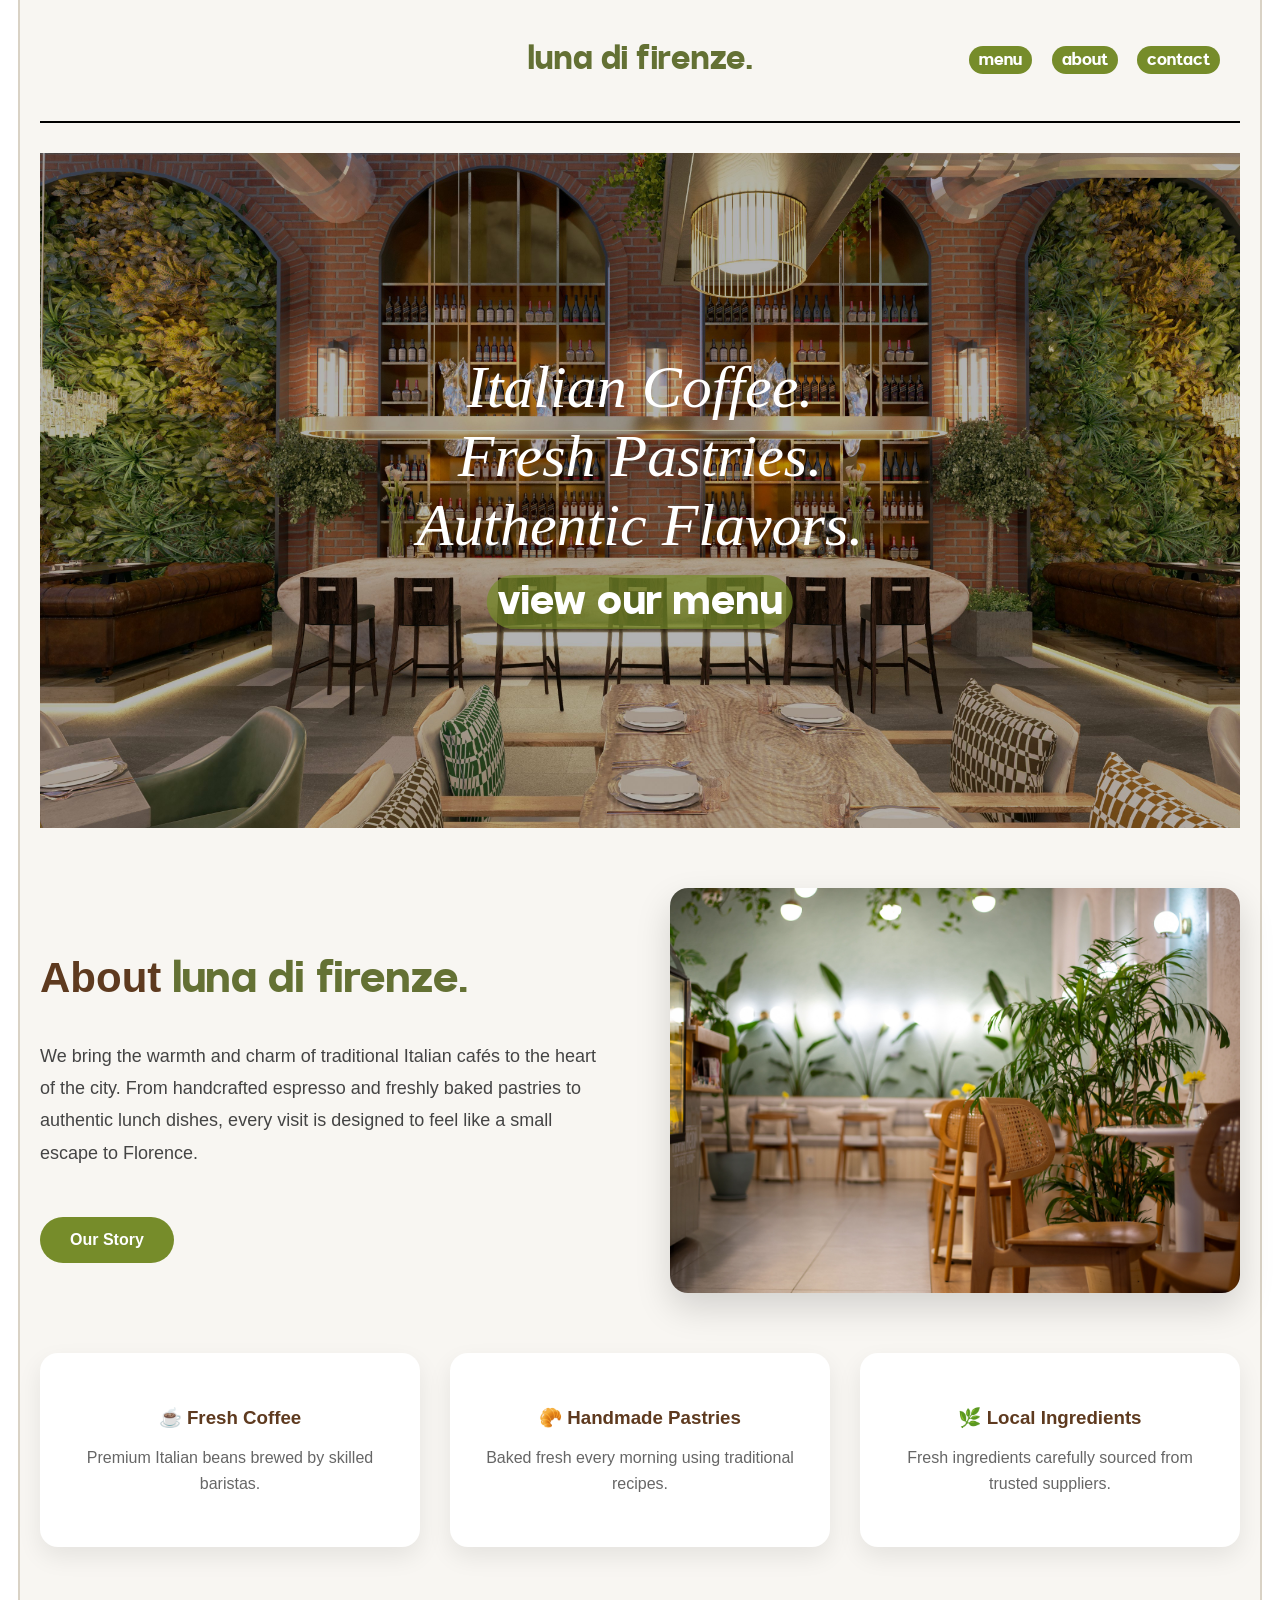
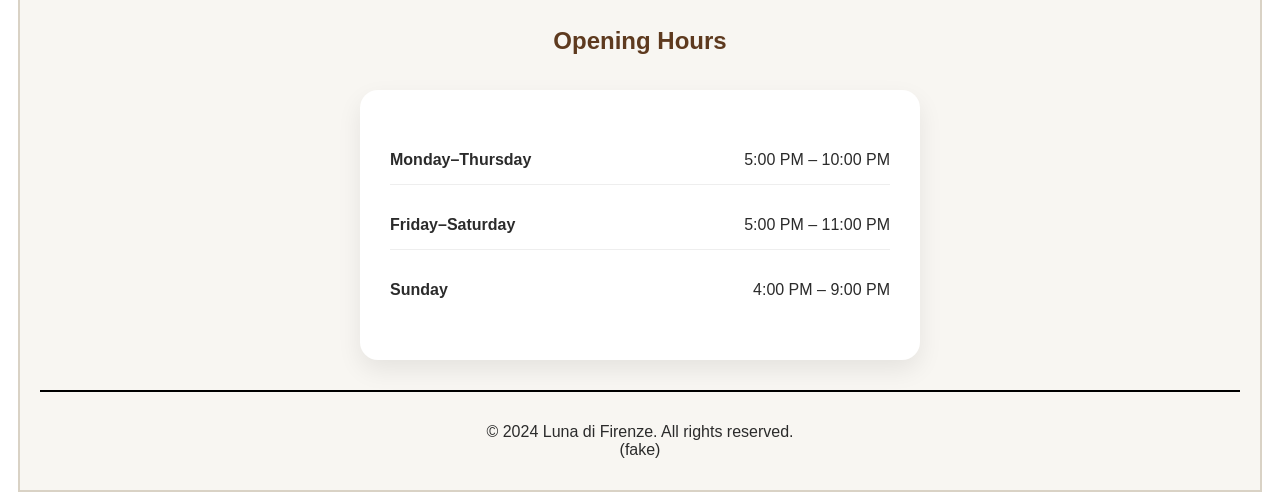
<file: index.html>
<!DOCTYPE html>
<html lang="en">
<head>
    <meta charset="UTF-8">
    <title>luna di firenze - Home</title>
    <link rel="icon" type="image/png" href="images/favicon.png">
    <meta name="viewport" content="width=device-width, initial-scale=1.0">
    <link rel="stylesheet" href="index.css">
</head>
<body>
    <div class="container">

        <header class="header">
            <a href="index.html" class="logo">
                <h1>luna di firenze.</h1>
            </a>
            <nav>
                <a href="menu.html">menu</a>
                <a href="about-us.html">about</a>
                <a href="contact.html">contact</a>
            </nav>
        </header>

        <section>
            <div class="image-container">
                <img src="images/restaurant-interior.jpg" alt="Luna di Firenze Restaurant" height="400" width="600">
                <div class="overlay-text">
                    Italian Coffee.<br>Fresh Pastries.<br>Authentic Flavors.<br>
                    <a href="menu.html">view our menu</a>
                </div>
            </div>
        </section>    
        <section class="about">
            <div class="about-text">
                <h2>About <span style="font-family:'TBJ'; color: #647134">luna di firenze.</span></h2>

                <p>
                    We bring the warmth and charm of traditional Italian cafés to the heart of the city.
                    From handcrafted espresso and freshly baked pastries to authentic lunch dishes,
                    every visit is designed to feel like a small escape to Florence.
                </p>

                <a href="about-us.html" class="button">Our Story</a>
            </div>

            <div class="about-image">
            <img src="images/cafe.jpg" alt="Luna di Firenze Café">
            </div>
    </section>

    <section class="features">

        <div class="card">
            <h3>☕ Fresh Coffee</h3>
            <p>Premium Italian beans brewed by skilled baristas.</p>
        </div>

        <div class="card">
            <h3>🥐 Handmade Pastries</h3>
            <p>Baked fresh every morning using traditional recipes.</p>
        </div>

        <div class="card">
            <h3>🌿 Local Ingredients</h3>
            <p>Fresh ingredients carefully sourced from trusted suppliers.</p>
        </div>

    </section>

    <section class="hours">

    <h2>Opening Hours</h2>

        <div class="hours-card">
            <p><strong>Monday–Thursday</strong><span>5:00 PM – 10:00 PM</span></p>

            <p><strong>Friday–Saturday</strong><span>5:00 PM – 11:00 PM</span></p>

            <p><strong>Sunday</strong><span>4:00 PM – 9:00 PM</span></p>
        </div>

    </section>
    <footer>
    <p>&copy; 2024 Luna di Firenze. All rights reserved.<br>(fake)</p>
    </footer>
</body>
</html>
</file>
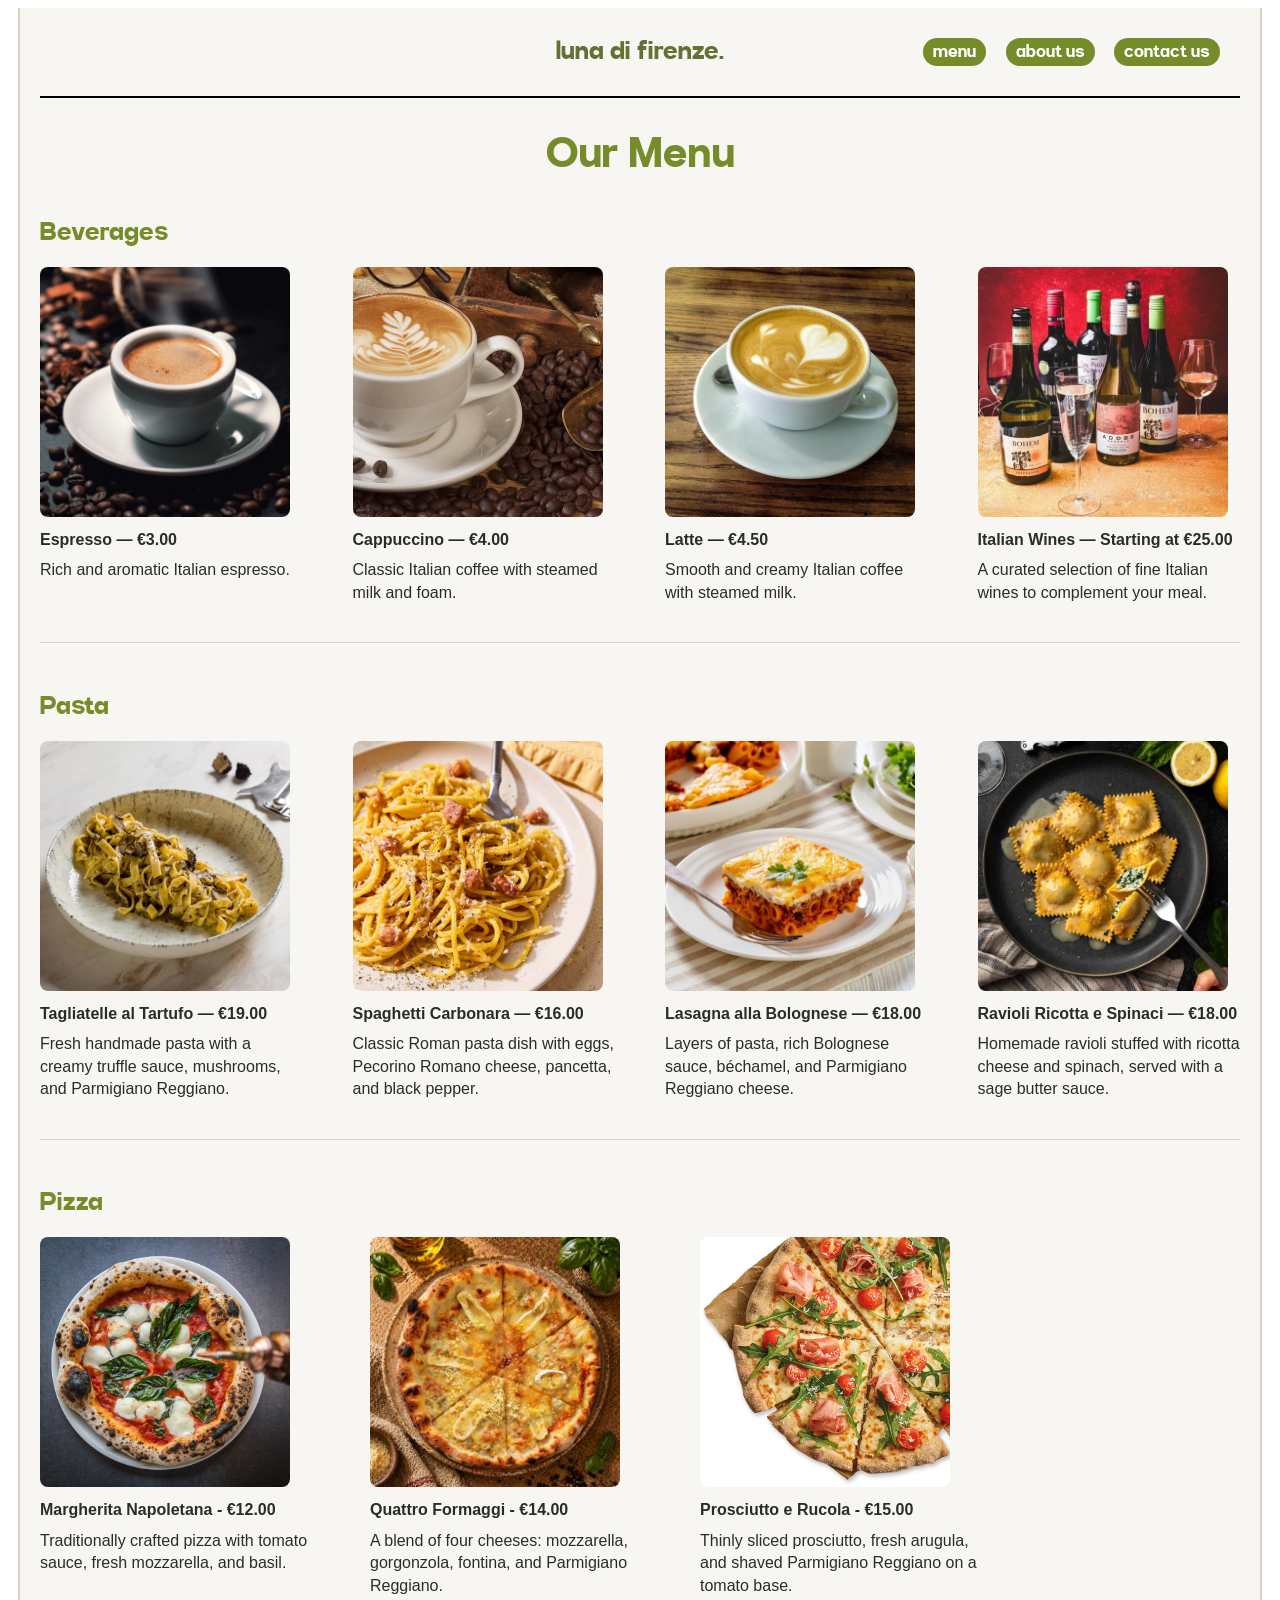
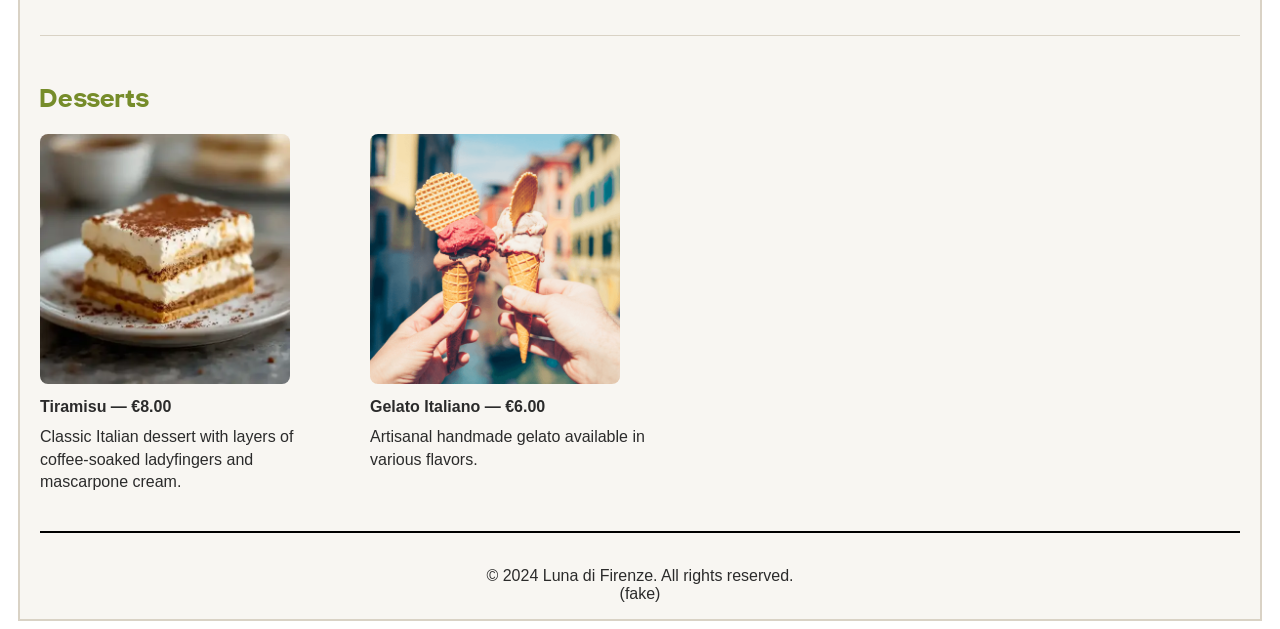
<file: menu.html>
<!DOCTYPE html>
<html lang="en">
<head>
    <meta charset="UTF-8">
    <title>Menu - Luna di Firenze</title>
    <link rel="icon" type="image/png" href="images/favicon.png">
    <link rel="stylesheet" href="menu.css">
    <meta name="viewport" content="width=device-width, initial-scale=1.0">
</head>
<body>
    <section class="container">

        <!-- ===== Header: logo + nav links ===== -->
        <header class="header">
            <a href="index.html" class="logo">
                <h1>luna di firenze.</h1>
            </a>
            <nav>
                <a href="menu.html">menu</a>
                <a href="about-us.html">about us</a>
                <a href="contact.html">contact us</a>
            </nav>
        </header>

        <!-- ===== Main menu content ===== -->
        <main class="menu">
            <section>
                <h2 class="menu-title">Our Menu</h2>

                <!-- Beverages category -->
                <section id="Beverages" class="menu-category">
                    <h2 class="category-title">Beverages</h2>
                    <div class="items-row">
                        <div class="item">
                            <img src="images/menu items/espresso.jpg" alt="Espresso" class="menu-image">
                            <p><b>Espresso — €3.00</b></p>
                            <p>Rich and aromatic Italian espresso.</p>
                        </div>
                        <div class="item">
                            <img src="images/menu items/cappuccino.jpg" alt="Cappuccino" class="menu-image">
                            <p><b>Cappuccino — €4.00</b></p>
                            <p>Classic Italian coffee with steamed milk and foam.</p>
                        </div>
                        <div class="item">
                            <img src="images/menu items/latte.jpg" alt="Latte" class="menu-image">
                            <p><b>Latte — €4.50</b></p>
                            <p>Smooth and creamy Italian coffee with steamed milk.</p>
                        </div>
                        <div class="item">
                            <img src="images/menu items/wines.jpg" alt="Italian Wines" class="menu-image">
                            <p><b>Italian Wines — Starting at €25.00</b></p>
                            <p>A curated selection of fine Italian wines to complement your meal.</p>
                        </div>
                    </div>
                </section>

                <!-- Pasta category -->
                <section id="Pasta" class="menu-category">
                    <h2 class="category-title">Pasta</h2>
                    <div class="items-row">
                        <div class="item">
                            <img src="images/menu items/tagliatelle.jpg" alt="Tagliatelle al Tartufo" class="menu-image">
                            <p><b>Tagliatelle al Tartufo — €19.00</b></p>
                            <p>Fresh handmade pasta with a creamy truffle sauce, mushrooms, and Parmigiano Reggiano.</p>
                        </div>
                        <div class="item">
                            <img src="images/menu items/carbonara.jpg" alt="Spaghetti Carbonara" class="menu-image">
                            <p><b>Spaghetti Carbonara — €16.00</b></p>
                            <p>Classic Roman pasta dish with eggs, Pecorino Romano cheese, pancetta, and black pepper.</p>
                        </div>
                        <div class="item">
                            <img src="images/menu items/lasagna.jpg" alt="Lasagna alla Bolognese" class="menu-image">
                            <p><b>Lasagna alla Bolognese — €18.00</b></p>
                            <p>Layers of pasta, rich Bolognese sauce, béchamel, and Parmigiano Reggiano cheese.</p>
                        </div>
                        <div class="item">
                            <img src="images/menu items/ravioli.jpg" alt="Ravioli Ricotta e Spinaci" class="menu-image">
                            <p><b>Ravioli Ricotta e Spinaci — €18.00</b></p>
                            <p>Homemade ravioli stuffed with ricotta cheese and spinach, served with a sage butter sauce.</p>
                        </div>
                    </div>
                </section>

                <!-- Pizza category -->
                <section id="Pizza" class="menu-category">
                    <h2 class="category-title">Pizza</h2>
                    <div class="items-row">
                        <div class="item">
                            <img src="images/menu items/margherita.jpg" alt="Margherita Napoletana" class="menu-image">
                            <p><b>Margherita Napoletana - €12.00</b></p>
                            <p>Traditionally crafted pizza with tomato sauce, fresh mozzarella, and basil.</p>
                        </div>
                        <div class="item">
                            <img src="images/menu items/formaggi.jpg" alt="Quattro Formaggi" class="menu-image">
                            <p><b>Quattro Formaggi - €14.00</b></p>
                            <p>A blend of four cheeses: mozzarella, gorgonzola, fontina, and Parmigiano Reggiano.</p>
                        </div>
                        <div class="item">
                            <img src="images/menu items/rucola.jpg" alt="Prosciutto e Rucola" class="menu-image">
                            <p><b>Prosciutto e Rucola - €15.00</b></p>
                            <p>Thinly sliced prosciutto, fresh arugula, and shaved Parmigiano Reggiano on a tomato base.</p>
                        </div>
                    </div>
                </section>

                <!-- Desserts category -->
                <section id="Desserts" class="menu-category">
                    <h2 class="category-title">Desserts</h2>
                    <div class="items-row">
                        <div class="item">
                            <img src="images/menu items/tiramisu.jpg" alt="Tiramisu" class="menu-image">
                            <p><b>Tiramisu — €8.00</b></p>
                            <p>Classic Italian dessert with layers of coffee-soaked ladyfingers and mascarpone cream.</p>
                        </div>
                        <div class="item">
                            <img src="images/menu items/gelato.jpg" alt="Gelato Italiano" class="menu-image">
                            <p><b>Gelato Italiano — €6.00</b></p>
                            <p>Artisanal handmade gelato available in various flavors.</p>
                        </div>
                    </div>
                </section>

            </section>
        </main>

        <!-- ===== Footer ===== -->
        <footer>
            <br>
            <p class="copyright">&copy; 2024 Luna di Firenze. All rights reserved.<br>(fake)</p>
        </footer>

    </section>
</body>
</html>
</file>
<file: index.css>
body {
  margin: 0;
  font-family: sans-serif;
}

h1{
    font-family: 'TBJ', sans-serif;
    color:#647134;
}

.container {
  max-width: 1200px;
  margin: 0 auto;
  padding: 0 20px;
  background-color: #F8F6F2;
  color: #2B2B2B;
  border-right: 2px solid #D9D2C5;
  border-left: 2px solid #D9D2C5;
  border-bottom: 2px solid #D9D2C5;
}

/* Header */

.header {
  position: relative;
  display: flex;
  justify-content: center;
  align-items: center;
  padding: 20px;
  border-bottom: 2px solid black;
}

.header h2 {
  margin: 0;
  text-align: center;
  left: 20px;
}

.header nav {
  position: absolute;
  right: 20px;
}

.header nav a {
  margin-left: 15px;
}

.header nav a:hover {
  text-decoration: underline;
}

/* Images */

img {
  display: block;
  width: 100%;
  max-width: 100%;
  height: 45vh;
  object-fit: cover;
}

.image-container {
  position: relative;
}

.image-container img {
  height: auto;
}



/* Hero Text */

.overlay-text {
  position: absolute;
  top: 50%;
  left: 50%;
  transform: translate(-50%, -50%);

  padding: 10px 20px;

  color: #fff;
  font-family: Optima, serif;
  font-size: 60px;
  font-style: italic;
  text-align: center;
}

.overlay-text a {
  padding: 5px 10px;
  border-radius: 100px;

  color: #fff;
  text-decoration: none;
  font-style: normal;

  background-color: #768C2AB3;
  transition: background-color 0.2s ease;

  font-family: 'TBJ', sans-serif;
  font-size: 40px;
}

.overlay-text a:hover {
  background-color: #768C2AE6;
}

nav a{
    text-decoration: none;
    background-color: #768C2A;
    color: white;
    padding: 5px 10px;
    border-radius: 100px;
    font-family: 'TBJ', sans-serif;
}

a{
    text-decoration: none;
}

/* Main Content */

section {
    padding: 30px 0;
}

.about {
    display: flex;
    align-items: center;
    gap: 60px;
}

.about-text,
.about-image {
    flex: 1;
}

.about-text h2 {
    font-size: 42px;
    color: #5E3A1F;
}

.about-text p {
    font-size: 18px;
    line-height: 1.8;
    color: #444;
}

.about-image img {
    border-radius: 18px;
    box-shadow: 0 15px 35px rgba(0,0,0,.15);
}

.button {
    display: inline-block;
    margin-top: 30px;
    padding: 14px 30px;
    border-radius: 100px;

    background: #768C2A;
    color: white;
    text-decoration: none;
    font-weight: bold;

    transition: .3s;
}

.button:hover {
    background: #62751F;
}

.features {
    display: flex;
    gap: 30px;
    justify-content: space-between;
}

.card {
    flex: 1;
    padding: 35px;
    border-radius: 18px;

    background: white;
    box-shadow: 0 10px 25px rgba(0,0,0,.08);

    text-align: center;
}

.card h3 {
    margin-bottom: 15px;
    color: #5E3A1F;
}

.card p {
    color: #666;
    line-height: 1.6;
}

.hours {
    text-align: center;
}

.hours h2 {
    color: #5E3A1F;
    margin-bottom: 35px;
}

.hours-card {
    max-width: 500px;
    margin: auto;

    padding: 30px;
    border-radius: 18px;

    background: white;
    box-shadow: 0 10px 25px rgba(0,0,0,.08);
}

.hours-card p {
    display: flex;
    justify-content: space-between;

    padding: 15px 0;
    border-bottom: 1px solid #eee;
}

.hours-card p:last-child {
    border: none;
}

/*Footer*/

footer{
    text-align: center;
    padding: 15px;
    border-top: 2px solid black;
}

/*Font*/

@font-face {
  font-family: 'TBJ';
  src: url('TBJNeuetraSans.woff') format('woff');
  font-weight: normal;
  font-style: normal;
}
</file>
<file: menu.css>
/* =========================================================
   FONTS
   ========================================================= */
@font-face {
  font-family: 'TBJ';
  src: url('TBJNeuetraSans.woff') format('woff');
}


/* =========================================================
   BASE / GLOBAL STYLES
   ========================================================= */
body {
    font-family: sans-serif;
}

a:link {
    text-decoration: none;
}


/* =========================================================
   PAGE CONTAINER
   Wraps the whole page and gives it the bordered card look
   ========================================================= */
.container {
    max-width: 1200px;
    margin: 0 auto;
    padding: 0 20px;
    background-color: #F8F6F2;
    color: #2B2B2B;
    border-right: 2px solid #D9D2C5;
    border-left: 2px solid #D9D2C5;
    border-bottom: 2px solid #D9D2C5;
}


/* =========================================================
   HEADER + NAVIGATION
   ========================================================= */
.header {
    position: relative;
    display: flex;
    justify-content: center;
    align-items: center;
    padding: 10px;
    border-bottom: 2px solid black;
}

h1 {
    font-family: 'TBJ', sans-serif;
    color: #647134;
}

.header nav {
    position: absolute;
    right: 20px;
}

.header nav a {
    margin-left: 15px;
}

.header nav a:hover {
    text-decoration: underline;
}

nav a {
    text-decoration: none;
    background-color: #768C2A;
    color: white;
    padding: 5px 10px;
    border-radius: 100px;
    font-family: 'TBJ', sans-serif;
}


/* =========================================================
   "OUR MENU" PAGE TITLE
   ========================================================= */
.menu-title {
    font-family: 'TBJ', sans-serif;
    text-align: center;
    font-size: 40px;
    color: #768C2A;
    margin-bottom: 10px; /* keeps title close to the first category below it */
}


/* =========================================================
   MENU CATEGORY SECTIONS (Beverages, Pasta, Pizza, Desserts)
   ========================================================= */
.menu-category {
    padding-top: 30px;
    padding-bottom: 30px;
    border-bottom: 1px solid #D9D2C5;
}

/* Removes the extra gap above the first category so it sits closer to "Our Menu" */
.menu-category:first-of-type {
    padding-top: 10px;
}

/* Last category doesn't need a divider line underneath it */
.menu-category:last-child {
    border-bottom: none;
}

/* Category name sits on its own line above the row of items */
.category-title {
    font-family: 'TBJ', sans-serif;
    color: #768C2A;
    font-size: 1.5rem;
    margin-bottom: 20px;
}


/* =========================================================
   MENU ITEMS
   Row of items that wraps onto new lines as needed
   ========================================================= */
.items-row {
    display: flex;
    flex-wrap: wrap;
    gap: 40px 50px;
}

.item {
    flex: 1 1 240px;
    max-width: 280px;
    min-width: 220px;
}

.item p {
    margin: 8px 0;
    line-height: 1.4;
}

img {
    width: 250px;
    height: 250px;
    object-fit: cover;
    border-radius: 8px;
}


/* =========================================================
   FOOTER
   ========================================================= */
footer {
    text-align: center;
    border-top: 2px solid black;
}
</file>
